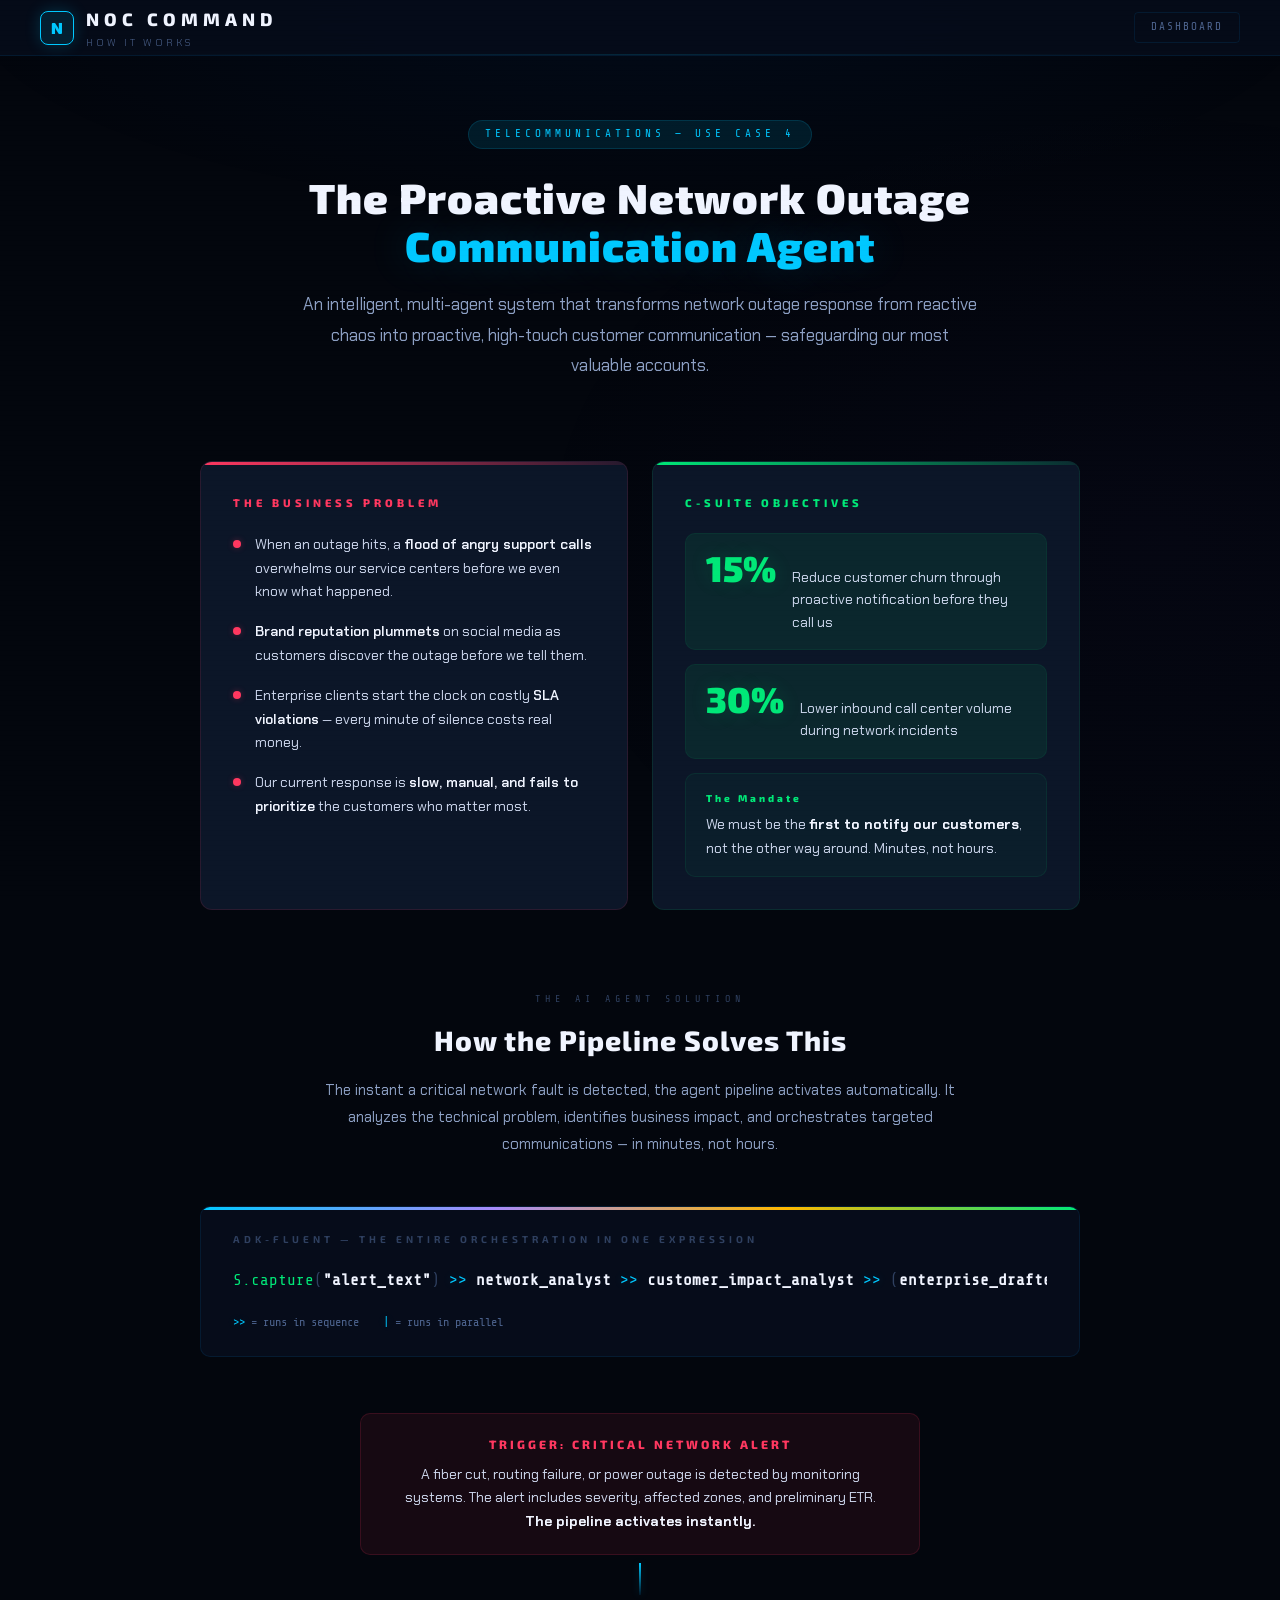
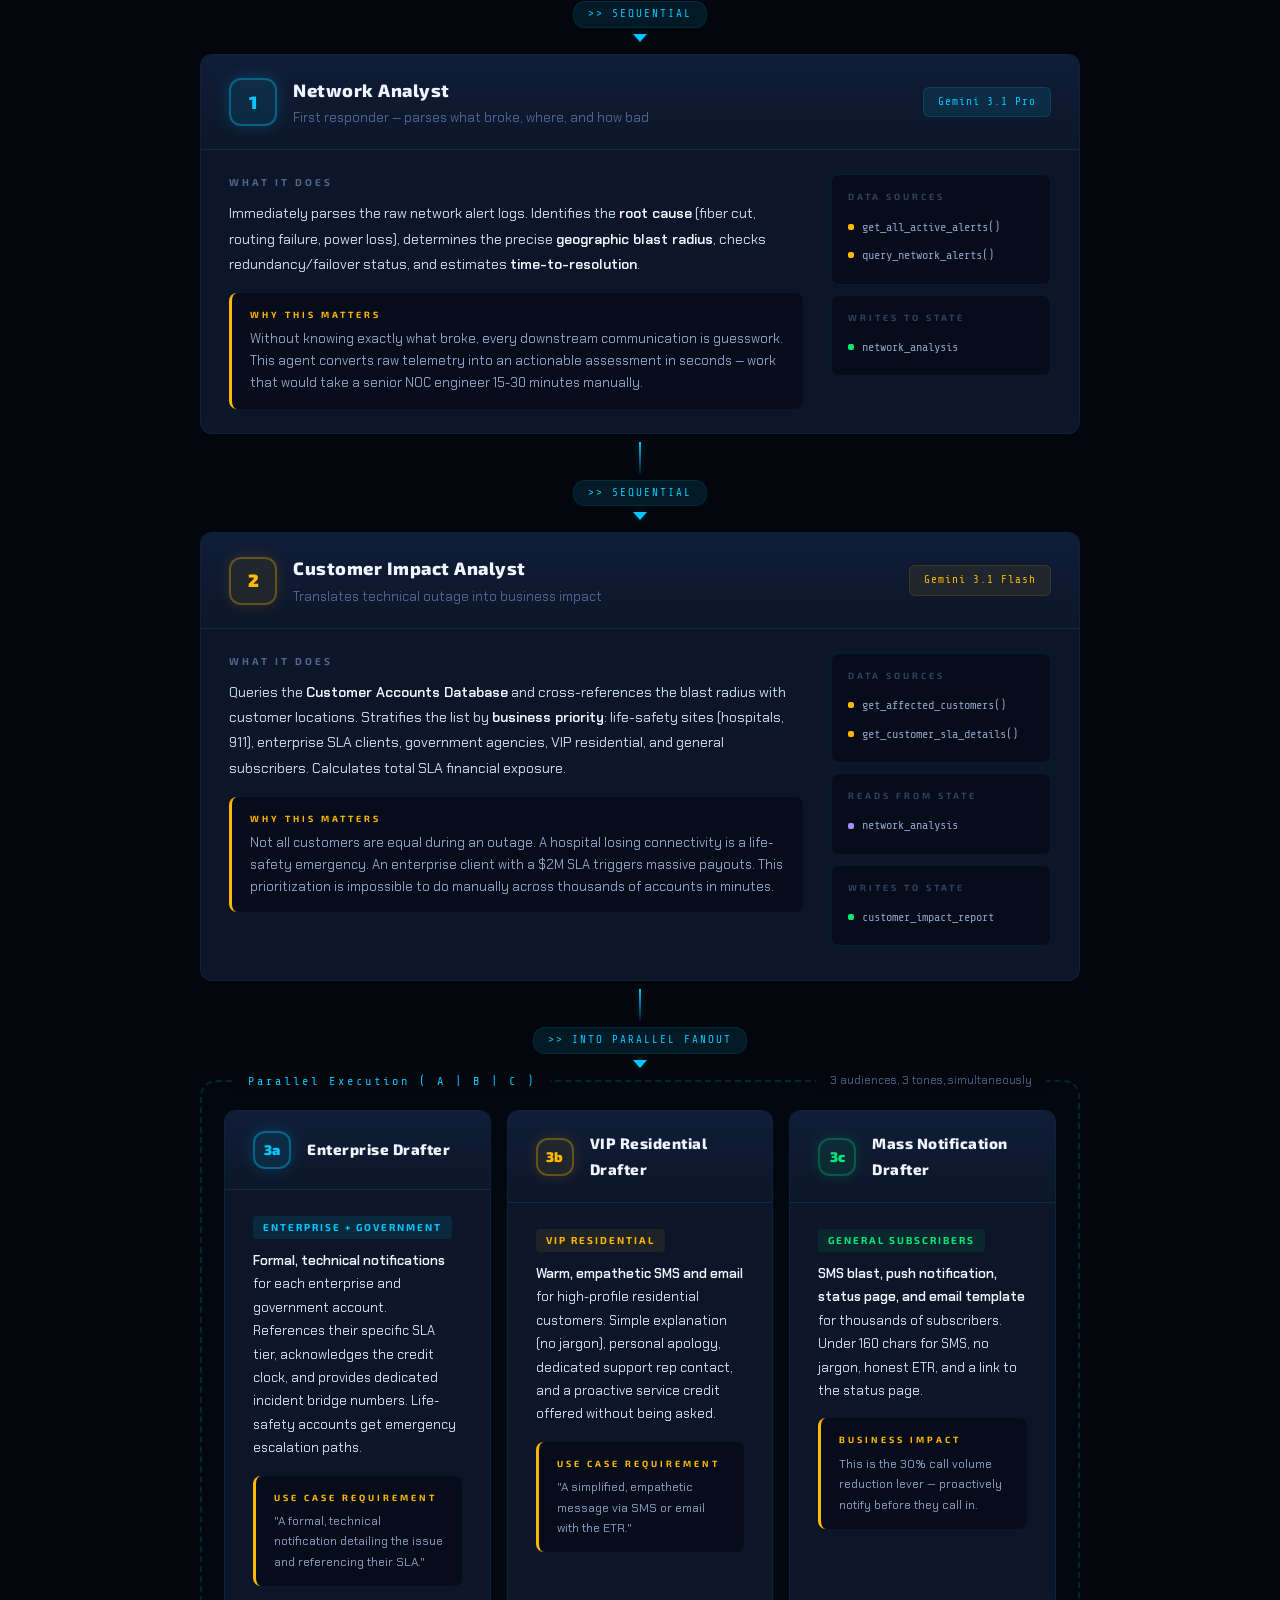
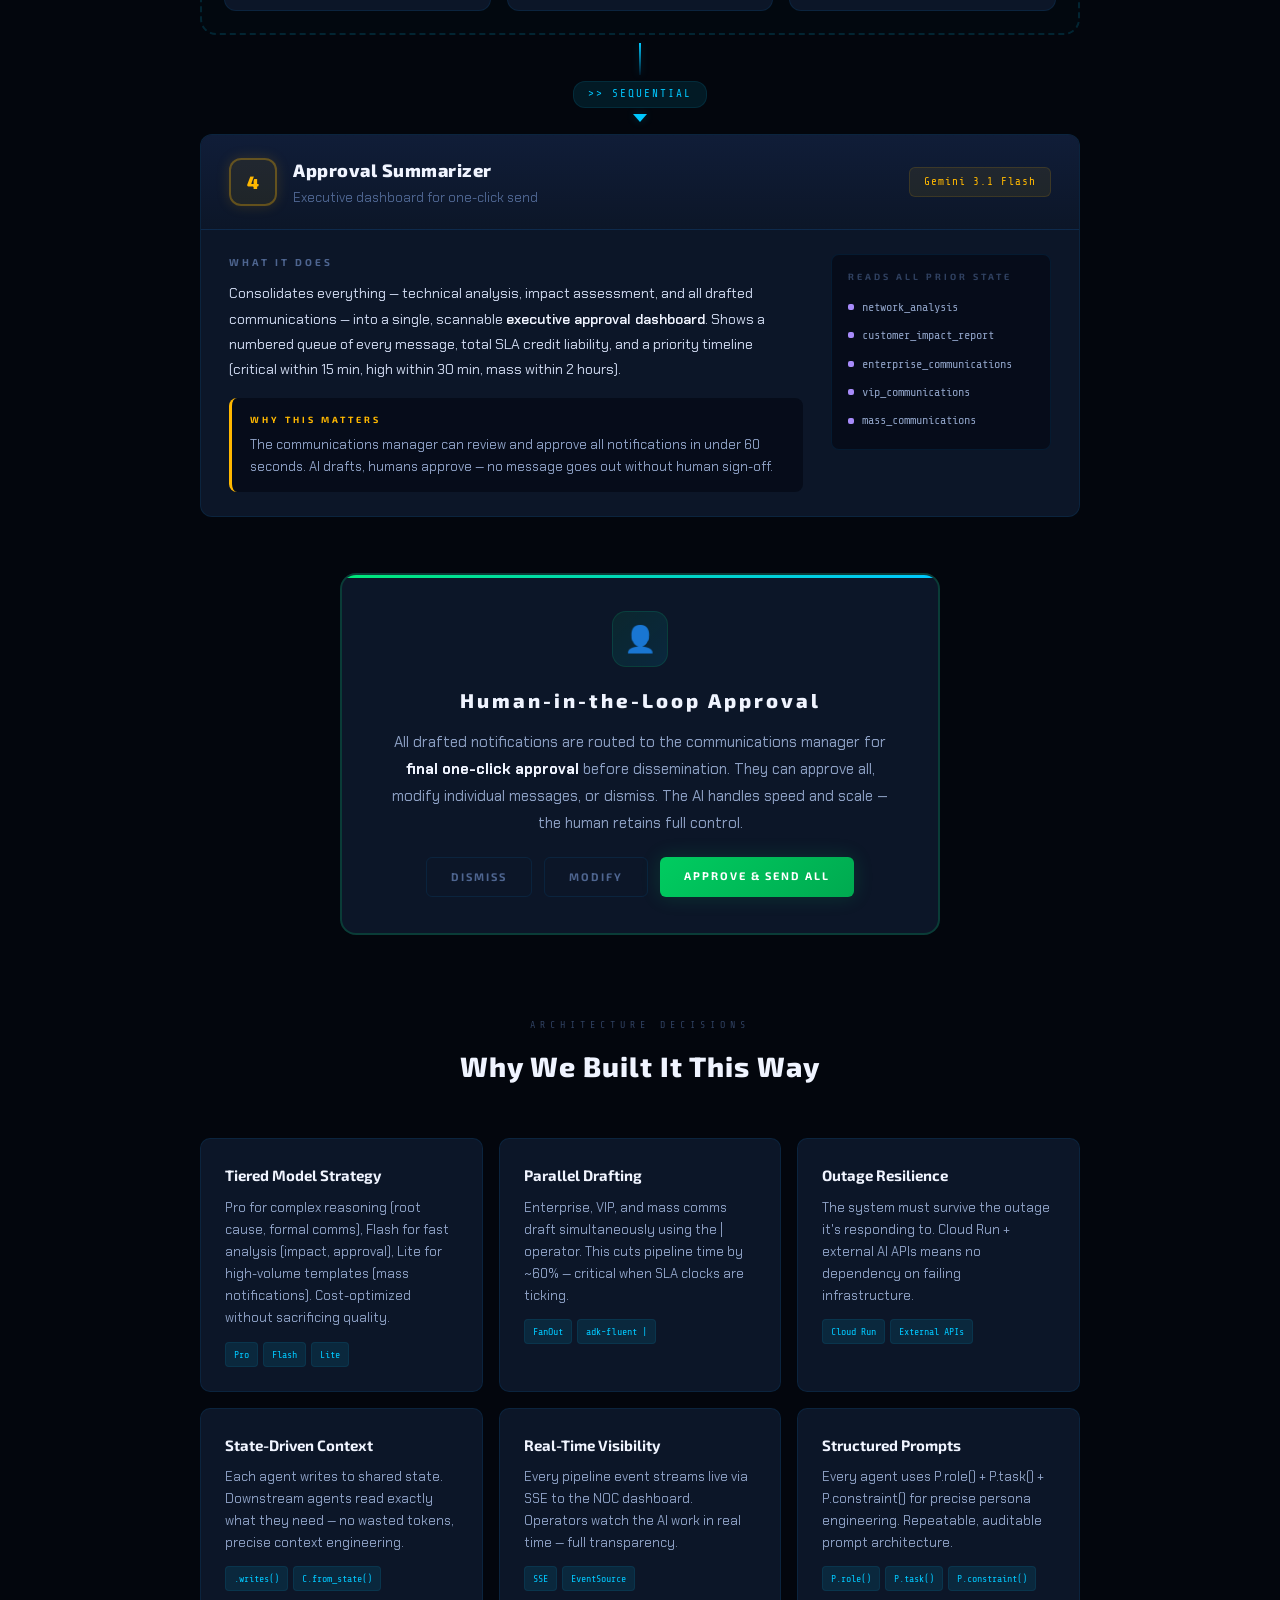
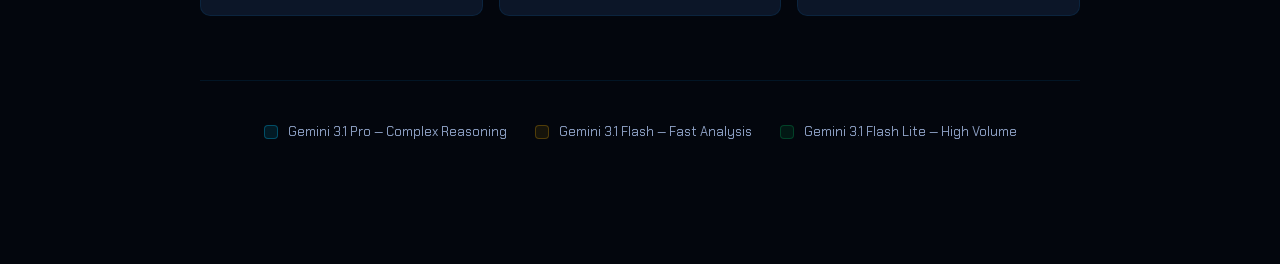
<file: static/architecture.html>
<!DOCTYPE html>
<html lang="en">
<head>
<meta charset="UTF-8">
<meta name="viewport" content="width=device-width, initial-scale=1.0">
<title>How It Works — Proactive Network Outage Communication Agent</title>
<link rel="preconnect" href="https://fonts.googleapis.com">
<link href="https://fonts.googleapis.com/css2?family=Chakra+Petch:wght@300;400;500;600;700&family=Share+Tech+Mono&family=Exo+2:wght@300;400;500;600;700;800;900&display=swap" rel="stylesheet">
<style>
:root {
  --void: #03060d;
  --abyss: #060c1a;
  --deep: #0c1628;
  --surface: #101d38;
  --raised: #152445;

  --border: rgba(0, 160, 255, 0.1);
  --border-active: rgba(0, 160, 255, 0.22);

  /* Higher contrast text scale */
  --text-bright: #f0f4ff;
  --text-high: #d0daf0;
  --text-mid: #8da0c4;
  --text-low: #4e6590;
  --text-ghost: #2f4060;

  --cyan: #00c8ff;
  --cyan-dim: rgba(0, 200, 255, 0.1);
  --cyan-glow: rgba(0, 200, 255, 0.2);
  --red: #ff3860;
  --red-dim: rgba(255, 56, 96, 0.08);
  --amber: #ffb800;
  --amber-dim: rgba(255, 184, 0, 0.08);
  --green: #00e878;
  --green-dim: rgba(0, 232, 120, 0.08);
  --green-glow: rgba(0, 232, 120, 0.15);
  --purple: #a78bfa;

  --font-display: 'Exo 2', sans-serif;
  --font-body: 'Chakra Petch', sans-serif;
  --font-mono: 'Share Tech Mono', monospace;
}

*, *::before, *::after { margin: 0; padding: 0; box-sizing: border-box; }
html { background: var(--void); color: var(--text-high); scroll-behavior: smooth; }
body { font-family: var(--font-body); font-size: 15px; line-height: 1.7; min-height: 100vh; }

/* Subtle scanlines */
body::after {
  content: ''; position: fixed; inset: 0;
  background: repeating-linear-gradient(0deg, transparent, transparent 4px, rgba(0,0,0,0.008) 4px, rgba(0,0,0,0.008) 5px);
  pointer-events: none; z-index: 10000;
}

/* Ambient light */
body::before {
  content: ''; position: fixed; inset: 0;
  background:
    radial-gradient(ellipse 90% 40% at 50% 0%, rgba(0, 80, 180, 0.07), transparent 60%),
    radial-gradient(ellipse 50% 50% at 90% 60%, rgba(100, 60, 200, 0.03), transparent);
  pointer-events: none; z-index: 0;
}

::-webkit-scrollbar { width: 6px; }
::-webkit-scrollbar-track { background: transparent; }
::-webkit-scrollbar-thumb { background: var(--border-active); border-radius: 3px; }

/* ═══ HEADER ═══ */
.top-bar {
  position: sticky; top: 0; z-index: 100;
  height: 56px;
  background: rgba(6, 12, 26, 0.95);
  backdrop-filter: blur(16px);
  border-bottom: 1px solid var(--border);
  display: flex; align-items: center;
  padding: 0 40px; gap: 16px;
}
.top-bar::after {
  content: ''; position: absolute; bottom: 0; left: 0; right: 0; height: 1px;
  background: linear-gradient(90deg, transparent 10%, var(--cyan) 50%, transparent 90%);
  opacity: 0.15;
}

.logo { display: flex; align-items: center; gap: 12px; }
.logo-mark {
  width: 34px; height: 34px;
  border: 1.5px solid var(--cyan); border-radius: 8px;
  display: grid; place-items: center;
  font-family: var(--font-display); font-weight: 900; font-size: 16px;
  color: var(--cyan); background: var(--cyan-dim);
  box-shadow: 0 0 16px var(--cyan-glow);
}
.logo-text { font-family: var(--font-display); font-weight: 800; font-size: 18px; letter-spacing: 5px; color: var(--text-bright); }
.logo-sub { font-family: var(--font-body); font-weight: 300; font-size: 10px; letter-spacing: 3px; color: var(--text-low); text-transform: uppercase; }

.back-link {
  margin-left: auto;
  font-family: var(--font-mono); font-size: 11px; letter-spacing: 2px;
  color: var(--text-low); text-decoration: none;
  padding: 5px 16px; border: 1px solid var(--border); border-radius: 4px;
  transition: all 0.2s; text-transform: uppercase;
}
.back-link:hover { border-color: var(--cyan); color: var(--cyan); }

/* ═══ PAGE ═══ */
.page {
  position: relative; z-index: 1;
  max-width: 960px;
  margin: 0 auto;
  padding: 64px 40px 120px;
}

/* ═══ HERO ═══ */
.hero { text-align: center; margin-bottom: 80px; }

.hero-badge {
  display: inline-block;
  font-family: var(--font-mono); font-size: 11px; letter-spacing: 4px;
  color: var(--cyan); text-transform: uppercase;
  padding: 4px 16px; border: 1px solid rgba(0,200,255,0.15);
  border-radius: 20px; background: var(--cyan-dim);
  margin-bottom: 24px;
}

.hero h1 {
  font-family: var(--font-display);
  font-weight: 900; font-size: 42px;
  letter-spacing: 1px; line-height: 1.15;
  color: var(--text-bright);
  margin-bottom: 20px;
}
.hero h1 em {
  font-style: normal;
  color: var(--cyan);
  text-shadow: 0 0 40px var(--cyan-glow);
}

.hero-lead {
  font-size: 17px; font-weight: 400;
  color: var(--text-mid);
  max-width: 680px; margin: 0 auto;
  line-height: 1.8;
}

/* ═══ TWO-COL CARDS ═══ */
.duo {
  display: grid; grid-template-columns: 1fr 1fr;
  gap: 24px; margin-bottom: 80px;
}

.card {
  border-radius: 12px; padding: 32px;
  position: relative; overflow: hidden;
}

.card::before {
  content: ''; position: absolute; top: 0; left: 0; right: 0; height: 3px;
}

.card.problem {
  background: var(--deep); border: 1px solid rgba(255,56,96,0.12);
}
.card.problem::before { background: linear-gradient(90deg, var(--red), rgba(255,56,96,0.1)); }

.card.goals {
  background: var(--deep); border: 1px solid rgba(0,232,120,0.1);
}
.card.goals::before { background: linear-gradient(90deg, var(--green), rgba(0,232,120,0.1)); }

.card-label {
  font-family: var(--font-display); font-weight: 800;
  font-size: 11px; letter-spacing: 4px; text-transform: uppercase;
  margin-bottom: 20px;
}
.card-label.red { color: var(--red); }
.card-label.green { color: var(--green); }

.bullet {
  display: flex; gap: 14px;
  margin-bottom: 16px; align-items: flex-start;
}
.bullet-dot {
  width: 8px; height: 8px; border-radius: 50%;
  flex-shrink: 0; margin-top: 7px;
}
.bullet-dot.red { background: var(--red); box-shadow: 0 0 6px rgba(255,56,96,0.3); }

.bullet p {
  font-size: 14px; color: var(--text-high);
  line-height: 1.7;
}
.bullet strong { color: var(--text-bright); font-weight: 600; }

.metric {
  display: flex; align-items: baseline; gap: 16px;
  padding: 16px 20px; margin-bottom: 14px;
  background: var(--green-dim); border-radius: 10px;
  border: 1px solid rgba(0,232,120,0.06);
}
.metric-num {
  font-family: var(--font-display); font-weight: 900;
  font-size: 36px; color: var(--green); line-height: 1;
  text-shadow: 0 0 20px var(--green-glow);
}
.metric-text {
  font-size: 14px; color: var(--text-high); line-height: 1.6;
}

.mandate {
  padding: 16px 20px; margin-top: 8px;
  background: rgba(0,232,120,0.04); border-radius: 10px;
  border: 1px solid rgba(0,232,120,0.08);
}
.mandate-label {
  font-family: var(--font-display); font-weight: 800;
  font-size: 10px; letter-spacing: 3px;
  color: var(--green); margin-bottom: 6px;
}
.mandate p {
  font-size: 14px; color: var(--text-high); line-height: 1.7;
}
.mandate strong { color: var(--text-bright); }

/* ═══ SECTION HEADINGS ═══ */
.sec-head {
  text-align: center; margin-bottom: 48px;
}
.sec-kicker {
  font-family: var(--font-mono); font-size: 10px; letter-spacing: 5px;
  color: var(--text-ghost); text-transform: uppercase;
  margin-bottom: 10px;
}
.sec-head h2 {
  font-family: var(--font-display); font-weight: 800;
  font-size: 28px; letter-spacing: 1px;
  color: var(--text-bright); margin-bottom: 12px;
}
.sec-head p {
  font-size: 15px; color: var(--text-mid);
  max-width: 640px; margin: 0 auto; line-height: 1.8;
}

/* ═══ CODE BLOCK ═══ */
.code-bar {
  background: var(--abyss); border: 1px solid var(--border);
  border-radius: 10px; padding: 24px 32px;
  margin-bottom: 56px; position: relative; overflow: hidden;
}
.code-bar::before {
  content: ''; position: absolute; top: 0; left: 0; right: 0; height: 3px;
  background: linear-gradient(90deg, var(--cyan), var(--purple), var(--amber), var(--green));
}

.code-label {
  font-family: var(--font-display); font-weight: 700;
  font-size: 10px; letter-spacing: 4px; text-transform: uppercase;
  color: var(--text-ghost); margin-bottom: 16px;
}

.code-line {
  font-family: var(--font-mono); font-size: 16px; line-height: 2;
  color: var(--text-high); overflow-x: auto; white-space: nowrap;
}
.c-op { color: var(--cyan); text-shadow: 0 0 10px var(--cyan-glow); }
.c-fn { color: var(--green); }
.c-name { color: var(--text-bright); font-weight: bold; }
.c-dim { color: var(--text-ghost); }

.code-legend {
  display: flex; gap: 24px; margin-top: 16px;
  font-family: var(--font-mono); font-size: 12px; color: var(--text-low);
}

/* ═══ PIPELINE STEPS ═══ */
.pipeline { margin-bottom: 56px; }

/* Connector between steps */
.conn {
  display: flex; flex-direction: column; align-items: center;
  padding: 8px 0;
}
.conn-line {
  width: 2px; height: 32px;
  background: linear-gradient(180deg, var(--cyan), var(--border));
  box-shadow: 0 0 8px var(--cyan-glow);
}
.conn-arrow {
  width: 0; height: 0;
  border-left: 7px solid transparent; border-right: 7px solid transparent;
  border-top: 8px solid var(--cyan);
  filter: drop-shadow(0 0 4px var(--cyan-glow));
  margin-bottom: 4px;
}
.conn-label {
  font-family: var(--font-mono); font-size: 11px; letter-spacing: 2px;
  color: var(--cyan); text-transform: uppercase;
  padding: 3px 14px; background: var(--cyan-dim);
  border: 1px solid rgba(0,200,255,0.1); border-radius: 12px;
  margin: 6px 0;
}

/* Trigger card */
.trigger {
  text-align: center; padding: 20px 32px;
  background: var(--red-dim); border: 1px solid rgba(255,56,96,0.15);
  border-radius: 10px; max-width: 560px; margin: 0 auto;
}
.trigger-label {
  font-family: var(--font-display); font-weight: 800;
  font-size: 12px; letter-spacing: 3px; text-transform: uppercase;
  color: var(--red); margin-bottom: 8px;
}
.trigger p {
  font-size: 14px; color: var(--text-high); line-height: 1.7;
}
.trigger strong { color: var(--text-bright); }

/* Agent step card */
.agent {
  background: var(--deep); border: 1px solid var(--border);
  border-radius: 12px; overflow: hidden;
  transition: border-color 0.3s, box-shadow 0.3s, transform 0.2s;
}
.agent:hover {
  transform: translateY(-2px);
  box-shadow: 0 8px 40px rgba(0,0,0,0.35);
}
.agent.t-pro:hover { border-color: rgba(0,200,255,0.3); }
.agent.t-flash:hover { border-color: rgba(255,184,0,0.25); }
.agent.t-lite:hover { border-color: rgba(0,232,120,0.2); }

.agent-top {
  display: flex; align-items: center; gap: 16px;
  padding: 20px 28px;
  background: linear-gradient(180deg, var(--surface), var(--deep));
  border-bottom: 1px solid var(--border);
}

.agent-badge {
  width: 48px; height: 48px; border-radius: 12px;
  display: grid; place-items: center;
  font-family: var(--font-display); font-weight: 900; font-size: 18px;
  flex-shrink: 0;
}
.agent-badge.pro {
  background: var(--cyan-dim); border: 2px solid rgba(0,200,255,0.35);
  color: var(--cyan); box-shadow: 0 0 16px var(--cyan-glow);
}
.agent-badge.flash {
  background: var(--amber-dim); border: 2px solid rgba(255,184,0,0.3);
  color: var(--amber); box-shadow: 0 0 14px rgba(255,184,0,0.15);
}
.agent-badge.lite {
  background: var(--green-dim); border: 2px solid rgba(0,232,120,0.25);
  color: var(--green); box-shadow: 0 0 14px var(--green-glow);
}

.agent-titles { flex: 1; }
.agent-name {
  font-family: var(--font-display); font-weight: 800;
  font-size: 18px; color: var(--text-bright); letter-spacing: 0.5px;
}
.agent-sub {
  font-family: var(--font-body); font-size: 13px;
  color: var(--text-low); margin-top: 2px;
}

.agent-model {
  font-family: var(--font-mono); font-size: 11px; letter-spacing: 1px;
  padding: 5px 14px; border-radius: 6px; flex-shrink: 0;
}
.agent-model.pro { background: var(--cyan-dim); color: var(--cyan); border: 1px solid rgba(0,200,255,0.15); }
.agent-model.flash { background: var(--amber-dim); color: var(--amber); border: 1px solid rgba(255,184,0,0.12); }
.agent-model.lite { background: var(--green-dim); color: var(--green); border: 1px solid rgba(0,232,120,0.1); }

.agent-content {
  padding: 24px 28px;
  display: grid; grid-template-columns: 1fr 220px; gap: 28px;
}

.what-label {
  font-family: var(--font-display); font-weight: 700;
  font-size: 10px; letter-spacing: 3px; text-transform: uppercase;
  color: var(--text-low); margin-bottom: 10px;
}

.what-text {
  font-size: 14px; color: var(--text-high); line-height: 1.8;
  margin-bottom: 16px;
}
.what-text strong { color: var(--text-bright); font-weight: 600; }

.why-box {
  padding: 14px 18px; background: var(--abyss);
  border-radius: 8px; border-left: 3px solid var(--amber);
}
.why-label {
  font-family: var(--font-display); font-weight: 700;
  font-size: 9px; letter-spacing: 3px; text-transform: uppercase;
  color: var(--amber); margin-bottom: 6px;
}
.why-text {
  font-size: 13px; color: var(--text-mid); line-height: 1.7;
}

.side-box {
  background: var(--abyss); border: 1px solid var(--border);
  border-radius: 8px; padding: 14px 16px; margin-bottom: 10px;
}
.side-label {
  font-family: var(--font-display); font-weight: 700;
  font-size: 9px; letter-spacing: 3px; text-transform: uppercase;
  color: var(--text-ghost); margin-bottom: 8px;
}
.side-item {
  display: flex; align-items: center; gap: 8px;
  font-family: var(--font-mono); font-size: 12px;
  color: var(--text-mid); padding: 4px 0;
}
.dot-tool { width: 6px; height: 6px; border-radius: 2px; background: var(--amber); flex-shrink: 0; }
.dot-read { width: 6px; height: 6px; border-radius: 2px; background: var(--purple); flex-shrink: 0; }
.dot-write { width: 6px; height: 6px; border-radius: 2px; background: var(--green); flex-shrink: 0; }

/* ═══ PARALLEL BLOCK ═══ */
.fan-out {
  border: 2px dashed rgba(0,200,255,0.15);
  border-radius: 16px; padding: 28px 22px 22px;
  position: relative; background: rgba(0,200,255,0.01);
}
.fan-tag {
  position: absolute; top: -11px; left: 32px;
  font-family: var(--font-mono); font-size: 12px; letter-spacing: 3px;
  color: var(--cyan); background: var(--void); padding: 0 14px;
}
.fan-why {
  position: absolute; top: -11px; right: 32px;
  font-family: var(--font-body); font-size: 11px;
  color: var(--text-low); background: var(--void); padding: 0 14px;
}

.fan-grid {
  display: grid; grid-template-columns: repeat(3, 1fr); gap: 16px;
}
.fan-grid .agent-content {
  grid-template-columns: 1fr; gap: 16px;
}

.comm-type {
  display: inline-block;
  font-family: var(--font-display); font-weight: 700;
  font-size: 10px; letter-spacing: 2px; text-transform: uppercase;
  padding: 3px 10px; border-radius: 4px; margin-bottom: 10px;
}
.comm-type.enterprise { background: var(--cyan-dim); color: var(--cyan); }
.comm-type.vip { background: var(--amber-dim); color: var(--amber); }
.comm-type.mass { background: var(--green-dim); color: var(--green); }

/* ═══ HUMAN BLOCK ═══ */
.human {
  text-align: center; margin: 56px 0 72px; padding: 0 40px;
}
.human-card {
  display: inline-block; max-width: 600px;
  background: var(--deep); border: 2px solid rgba(0,232,120,0.18);
  border-radius: 16px; padding: 36px 48px;
  position: relative; overflow: hidden;
}
.human-card::before {
  content: ''; position: absolute; top: 0; left: 0; right: 0; height: 3px;
  background: linear-gradient(90deg, var(--green), var(--cyan));
}

.human-icon {
  width: 56px; height: 56px; border-radius: 14px;
  background: linear-gradient(135deg, var(--green-dim), var(--cyan-dim));
  border: 1px solid rgba(0,232,120,0.12);
  display: grid; place-items: center; font-size: 26px;
  margin: 0 auto 16px;
}

.human h3 {
  font-family: var(--font-display); font-weight: 800;
  font-size: 20px; letter-spacing: 3px;
  color: var(--text-bright); margin-bottom: 12px;
}

.human p {
  font-size: 15px; color: var(--text-mid); line-height: 1.8;
  margin-bottom: 20px;
}
.human strong { color: var(--text-bright); }

.mock-btns { display: flex; justify-content: center; gap: 12px; }
.mbtn {
  font-family: var(--font-display); font-weight: 700;
  font-size: 11px; letter-spacing: 2px; text-transform: uppercase;
  padding: 10px 24px; border-radius: 6px; border: none; cursor: default;
}
.mbtn.ghost { background: transparent; color: var(--text-low); border: 1px solid var(--border); }
.mbtn.go {
  background: linear-gradient(135deg, #00cc60, #00aa50);
  color: white; box-shadow: 0 0 20px var(--green-glow);
}

/* ═══ DECISIONS GRID ═══ */
.decisions {
  display: grid; grid-template-columns: repeat(3, 1fr);
  gap: 16px; margin-bottom: 64px;
}

.dec-card {
  background: var(--deep); border: 1px solid var(--border);
  border-radius: 10px; padding: 24px;
  transition: border-color 0.3s;
}
.dec-card:hover { border-color: var(--border-active); }

.dec-title {
  font-family: var(--font-display); font-weight: 700;
  font-size: 15px; color: var(--text-bright); margin-bottom: 8px;
}
.dec-text {
  font-size: 13px; color: var(--text-mid); line-height: 1.7;
}

.dec-tags { margin-top: 12px; display: flex; flex-wrap: wrap; gap: 5px; }
.dec-tag {
  font-family: var(--font-mono); font-size: 10px;
  padding: 3px 8px; border-radius: 4px;
  background: var(--cyan-dim); color: var(--cyan);
  border: 1px solid rgba(0,200,255,0.08);
}

/* ═══ LEGEND ═══ */
.legend {
  display: flex; gap: 28px; justify-content: center; flex-wrap: wrap;
  padding-top: 40px; border-top: 1px solid var(--border);
}
.leg {
  display: flex; align-items: center; gap: 10px;
  font-family: var(--font-body); font-size: 13px; color: var(--text-mid);
}
.leg-dot {
  width: 14px; height: 14px; border-radius: 4px;
}
.leg-dot.pro { background: var(--cyan-dim); border: 1px solid rgba(0,200,255,0.3); }
.leg-dot.flash { background: var(--amber-dim); border: 1px solid rgba(255,184,0,0.25); }
.leg-dot.lite { background: var(--green-dim); border: 1px solid rgba(0,232,120,0.2); }

/* ═══ SCROLL REVEAL ═══ */
.reveal {
  opacity: 0; transform: translateY(28px);
  transition: opacity 0.65s cubic-bezier(0.2, 0, 0.2, 1), transform 0.65s cubic-bezier(0.2, 0, 0.2, 1);
}
.reveal.vis { opacity: 1; transform: translateY(0); }

/* ═══ RESPONSIVE ═══ */
@media (max-width: 900px) {
  .page { padding: 40px 20px 80px; }
  .hero h1 { font-size: 28px; }
  .duo { grid-template-columns: 1fr; }
  .fan-grid { grid-template-columns: 1fr; }
  .decisions { grid-template-columns: 1fr; }
  .agent-content { grid-template-columns: 1fr; }
  .agent-top { flex-wrap: wrap; }
}
</style>
</head>
<body>

<!-- HEADER -->
<div class="top-bar">
  <div class="logo">
    <div class="logo-mark">N</div>
    <div>
      <div class="logo-text">NOC COMMAND</div>
      <div class="logo-sub">How It Works</div>
    </div>
  </div>
  <a href="/" class="back-link">Dashboard</a>
</div>

<div class="page">

  <!-- ═══ HERO ═══ -->
  <div class="hero reveal">
    <div class="hero-badge">Telecommunications &mdash; Use Case 4</div>
    <h1>The Proactive Network Outage<br><em>Communication Agent</em></h1>
    <p class="hero-lead">
      An intelligent, multi-agent system that transforms network outage response
      from reactive chaos into proactive, high-touch customer communication &mdash;
      safeguarding our most valuable accounts.
    </p>
  </div>

  <!-- ═══ PROBLEM vs GOALS ═══ -->
  <div class="duo reveal">
    <div class="card problem">
      <div class="card-label red">The Business Problem</div>

      <div class="bullet">
        <div class="bullet-dot red"></div>
        <p>When an outage hits, a <strong>flood of angry support calls</strong> overwhelms our service centers before we even know what happened.</p>
      </div>
      <div class="bullet">
        <div class="bullet-dot red"></div>
        <p><strong>Brand reputation plummets</strong> on social media as customers discover the outage before we tell them.</p>
      </div>
      <div class="bullet">
        <div class="bullet-dot red"></div>
        <p>Enterprise clients start the clock on costly <strong>SLA violations</strong> &mdash; every minute of silence costs real money.</p>
      </div>
      <div class="bullet">
        <div class="bullet-dot red"></div>
        <p>Our current response is <strong>slow, manual, and fails to prioritize</strong> the customers who matter most.</p>
      </div>
    </div>

    <div class="card goals">
      <div class="card-label green">C-Suite Objectives</div>

      <div class="metric">
        <div class="metric-num">15%</div>
        <div class="metric-text">Reduce customer churn through proactive notification before they call us</div>
      </div>
      <div class="metric">
        <div class="metric-num">30%</div>
        <div class="metric-text">Lower inbound call center volume during network incidents</div>
      </div>
      <div class="mandate">
        <div class="mandate-label">The Mandate</div>
        <p>We must be the <strong>first to notify our customers</strong>, not the other way around. Minutes, not hours.</p>
      </div>
    </div>
  </div>

  <!-- ═══ SOLUTION INTRO ═══ -->
  <div class="sec-head reveal">
    <div class="sec-kicker">The AI Agent Solution</div>
    <h2>How the Pipeline Solves This</h2>
    <p>The instant a critical network fault is detected, the agent pipeline activates automatically.
      It analyzes the technical problem, identifies business impact, and orchestrates
      targeted communications &mdash; in minutes, not hours.</p>
  </div>

  <!-- ═══ PIPELINE CODE ═══ -->
  <div class="code-bar reveal">
    <div class="code-label">adk-fluent &mdash; The Entire Orchestration in One Expression</div>
    <div class="code-line">
      <span class="c-fn">S.capture</span><span class="c-dim">(</span><span class="c-name">"alert_text"</span><span class="c-dim">)</span>
      <span class="c-op"> >> </span><span class="c-name">network_analyst</span>
      <span class="c-op"> >> </span><span class="c-name">customer_impact_analyst</span>
      <span class="c-op"> >> </span><span class="c-dim">(</span><span class="c-name">enterprise_drafter</span>
      <span class="c-op"> | </span><span class="c-name">vip_drafter</span>
      <span class="c-op"> | </span><span class="c-name">mass_drafter</span><span class="c-dim">)</span>
      <span class="c-op"> >> </span><span class="c-name">approval_summarizer</span>
    </div>
    <div class="code-legend">
      <span><span class="c-op">>></span> = runs in sequence</span>
      <span><span class="c-op">|</span> = runs in parallel</span>
    </div>
  </div>

  <!-- ═══ PIPELINE STEPS ═══ -->
  <div class="pipeline">

    <!-- TRIGGER -->
    <div class="trigger reveal">
      <div class="trigger-label">Trigger: Critical Network Alert</div>
      <p>A fiber cut, routing failure, or power outage is detected by monitoring systems.
        The alert includes severity, affected zones, and preliminary ETR.
        <strong>The pipeline activates instantly.</strong></p>
    </div>

    <div class="conn"><div class="conn-line"></div><div class="conn-label">>> sequential</div><div class="conn-arrow"></div></div>

    <!-- STEP 1 -->
    <div class="agent t-pro reveal">
      <div class="agent-top">
        <div class="agent-badge pro">1</div>
        <div class="agent-titles">
          <div class="agent-name">Network Analyst</div>
          <div class="agent-sub">First responder &mdash; parses what broke, where, and how bad</div>
        </div>
        <div class="agent-model pro">Gemini 3.1 Pro</div>
      </div>
      <div class="agent-content">
        <div>
          <div class="what-label">What it does</div>
          <div class="what-text">
            Immediately parses the raw network alert logs. Identifies the
            <strong>root cause</strong> (fiber cut, routing failure, power loss),
            determines the precise <strong>geographic blast radius</strong>,
            checks redundancy/failover status, and estimates
            <strong>time-to-resolution</strong>.
          </div>
          <div class="why-box">
            <div class="why-label">Why this matters</div>
            <div class="why-text">
              Without knowing exactly what broke, every downstream communication is guesswork.
              This agent converts raw telemetry into an actionable assessment in seconds &mdash;
              work that would take a senior NOC engineer 15-30 minutes manually.
            </div>
          </div>
        </div>
        <div>
          <div class="side-box">
            <div class="side-label">Data Sources</div>
            <div class="side-item"><span class="dot-tool"></span>get_all_active_alerts()</div>
            <div class="side-item"><span class="dot-tool"></span>query_network_alerts()</div>
          </div>
          <div class="side-box">
            <div class="side-label">Writes to State</div>
            <div class="side-item"><span class="dot-write"></span>network_analysis</div>
          </div>
        </div>
      </div>
    </div>

    <div class="conn"><div class="conn-line"></div><div class="conn-label">>> sequential</div><div class="conn-arrow"></div></div>

    <!-- STEP 2 -->
    <div class="agent t-flash reveal">
      <div class="agent-top">
        <div class="agent-badge flash">2</div>
        <div class="agent-titles">
          <div class="agent-name">Customer Impact Analyst</div>
          <div class="agent-sub">Translates technical outage into business impact</div>
        </div>
        <div class="agent-model flash">Gemini 3.1 Flash</div>
      </div>
      <div class="agent-content">
        <div>
          <div class="what-label">What it does</div>
          <div class="what-text">
            Queries the <strong>Customer Accounts Database</strong> and cross-references
            the blast radius with customer locations. Stratifies the list by
            <strong>business priority</strong>: life-safety sites (hospitals, 911),
            enterprise SLA clients, government agencies, VIP residential, and general subscribers.
            Calculates total SLA financial exposure.
          </div>
          <div class="why-box">
            <div class="why-label">Why this matters</div>
            <div class="why-text">
              Not all customers are equal during an outage. A hospital losing connectivity is a
              life-safety emergency. An enterprise client with a $2M SLA triggers massive payouts.
              This prioritization is impossible to do manually across thousands of accounts in minutes.
            </div>
          </div>
        </div>
        <div>
          <div class="side-box">
            <div class="side-label">Data Sources</div>
            <div class="side-item"><span class="dot-tool"></span>get_affected_customers()</div>
            <div class="side-item"><span class="dot-tool"></span>get_customer_sla_details()</div>
          </div>
          <div class="side-box">
            <div class="side-label">Reads from State</div>
            <div class="side-item"><span class="dot-read"></span>network_analysis</div>
          </div>
          <div class="side-box">
            <div class="side-label">Writes to State</div>
            <div class="side-item"><span class="dot-write"></span>customer_impact_report</div>
          </div>
        </div>
      </div>
    </div>

    <div class="conn"><div class="conn-line"></div><div class="conn-label">>> into parallel fanout</div><div class="conn-arrow"></div></div>

    <!-- STEP 3: PARALLEL DRAFTERS -->
    <div class="fan-out reveal">
      <div class="fan-tag">Parallel Execution ( A | B | C )</div>
      <div class="fan-why">3 audiences, 3 tones, simultaneously</div>

      <div class="fan-grid">

        <!-- 3a -->
        <div class="agent t-pro">
          <div class="agent-top">
            <div class="agent-badge pro" style="width:38px;height:38px;font-size:14px;">3a</div>
            <div class="agent-titles">
              <div class="agent-name" style="font-size:15px;">Enterprise Drafter</div>
            </div>
          </div>
          <div class="agent-content">
            <div>
              <div class="comm-type enterprise">Enterprise + Government</div>
              <div class="what-text" style="font-size:13px;">
                <strong>Formal, technical notifications</strong> for each enterprise and government account.
                References their specific SLA tier, acknowledges the credit clock, and provides
                dedicated incident bridge numbers. Life-safety accounts get emergency escalation paths.
              </div>
              <div class="why-box">
                <div class="why-label">Use Case Requirement</div>
                <div class="why-text" style="font-size:12px;">"A formal, technical notification detailing the issue and referencing their SLA."</div>
              </div>
            </div>
          </div>
        </div>

        <!-- 3b -->
        <div class="agent t-flash">
          <div class="agent-top">
            <div class="agent-badge flash" style="width:38px;height:38px;font-size:14px;">3b</div>
            <div class="agent-titles">
              <div class="agent-name" style="font-size:15px;">VIP Residential Drafter</div>
            </div>
          </div>
          <div class="agent-content">
            <div>
              <div class="comm-type vip">VIP Residential</div>
              <div class="what-text" style="font-size:13px;">
                <strong>Warm, empathetic SMS and email</strong> for high-profile residential customers.
                Simple explanation (no jargon), personal apology, dedicated support rep contact,
                and a proactive service credit offered without being asked.
              </div>
              <div class="why-box">
                <div class="why-label">Use Case Requirement</div>
                <div class="why-text" style="font-size:12px;">"A simplified, empathetic message via SMS or email with the ETR."</div>
              </div>
            </div>
          </div>
        </div>

        <!-- 3c -->
        <div class="agent t-lite">
          <div class="agent-top">
            <div class="agent-badge lite" style="width:38px;height:38px;font-size:14px;">3c</div>
            <div class="agent-titles">
              <div class="agent-name" style="font-size:15px;">Mass Notification Drafter</div>
            </div>
          </div>
          <div class="agent-content">
            <div>
              <div class="comm-type mass">General Subscribers</div>
              <div class="what-text" style="font-size:13px;">
                <strong>SMS blast, push notification, status page, and email template</strong>
                for thousands of subscribers. Under 160 chars for SMS, no jargon,
                honest ETR, and a link to the status page.
              </div>
              <div class="why-box">
                <div class="why-label">Business Impact</div>
                <div class="why-text" style="font-size:12px;">This is the 30% call volume reduction lever &mdash; proactively notify before they call in.</div>
              </div>
            </div>
          </div>
        </div>

      </div>
    </div>

    <div class="conn"><div class="conn-line"></div><div class="conn-label">>> sequential</div><div class="conn-arrow"></div></div>

    <!-- STEP 4 -->
    <div class="agent t-flash reveal">
      <div class="agent-top">
        <div class="agent-badge flash">4</div>
        <div class="agent-titles">
          <div class="agent-name">Approval Summarizer</div>
          <div class="agent-sub">Executive dashboard for one-click send</div>
        </div>
        <div class="agent-model flash">Gemini 3.1 Flash</div>
      </div>
      <div class="agent-content">
        <div>
          <div class="what-label">What it does</div>
          <div class="what-text">
            Consolidates everything &mdash; technical analysis, impact assessment, and all drafted
            communications &mdash; into a single, scannable <strong>executive approval dashboard</strong>.
            Shows a numbered queue of every message, total SLA credit liability,
            and a priority timeline (critical within 15 min, high within 30 min, mass within 2 hours).
          </div>
          <div class="why-box">
            <div class="why-label">Why this matters</div>
            <div class="why-text">
              The communications manager can review and approve all notifications in under 60 seconds.
              AI drafts, humans approve &mdash; no message goes out without human sign-off.
            </div>
          </div>
        </div>
        <div>
          <div class="side-box">
            <div class="side-label">Reads All Prior State</div>
            <div class="side-item"><span class="dot-read"></span>network_analysis</div>
            <div class="side-item"><span class="dot-read"></span>customer_impact_report</div>
            <div class="side-item"><span class="dot-read"></span>enterprise_communications</div>
            <div class="side-item"><span class="dot-read"></span>vip_communications</div>
            <div class="side-item"><span class="dot-read"></span>mass_communications</div>
          </div>
        </div>
      </div>
    </div>

  </div>

  <!-- ═══ HUMAN-IN-THE-LOOP ═══ -->
  <div class="human reveal">
    <div class="human-card">
      <div class="human-icon">&#x1F464;</div>
      <h3>Human-in-the-Loop Approval</h3>
      <p>All drafted notifications are routed to the communications manager for
        <strong>final one-click approval</strong> before dissemination.
        They can approve all, modify individual messages, or dismiss.
        The AI handles speed and scale &mdash; the human retains full control.</p>
      <div class="mock-btns">
        <div class="mbtn ghost">DISMISS</div>
        <div class="mbtn ghost">MODIFY</div>
        <div class="mbtn go">APPROVE &amp; SEND ALL</div>
      </div>
    </div>
  </div>

  <!-- ═══ ARCHITECTURE DECISIONS ═══ -->
  <div class="sec-head reveal">
    <div class="sec-kicker">Architecture Decisions</div>
    <h2>Why We Built It This Way</h2>
  </div>

  <div class="decisions reveal">
    <div class="dec-card">
      <div class="dec-title">Tiered Model Strategy</div>
      <div class="dec-text">
        Pro for complex reasoning (root cause, formal comms),
        Flash for fast analysis (impact, approval),
        Lite for high-volume templates (mass notifications).
        Cost-optimized without sacrificing quality.
      </div>
      <div class="dec-tags"><span class="dec-tag">Pro</span><span class="dec-tag">Flash</span><span class="dec-tag">Lite</span></div>
    </div>
    <div class="dec-card">
      <div class="dec-title">Parallel Drafting</div>
      <div class="dec-text">
        Enterprise, VIP, and mass comms draft simultaneously using the | operator.
        This cuts pipeline time by ~60% &mdash; critical when SLA clocks are ticking.
      </div>
      <div class="dec-tags"><span class="dec-tag">FanOut</span><span class="dec-tag">adk-fluent |</span></div>
    </div>
    <div class="dec-card">
      <div class="dec-title">Outage Resilience</div>
      <div class="dec-text">
        The system must survive the outage it's responding to. Cloud Run + external AI APIs
        means no dependency on failing infrastructure.
      </div>
      <div class="dec-tags"><span class="dec-tag">Cloud Run</span><span class="dec-tag">External APIs</span></div>
    </div>
    <div class="dec-card">
      <div class="dec-title">State-Driven Context</div>
      <div class="dec-text">
        Each agent writes to shared state. Downstream agents read exactly what they need &mdash;
        no wasted tokens, precise context engineering.
      </div>
      <div class="dec-tags"><span class="dec-tag">.writes()</span><span class="dec-tag">C.from_state()</span></div>
    </div>
    <div class="dec-card">
      <div class="dec-title">Real-Time Visibility</div>
      <div class="dec-text">
        Every pipeline event streams live via SSE to the NOC dashboard.
        Operators watch the AI work in real time &mdash; full transparency.
      </div>
      <div class="dec-tags"><span class="dec-tag">SSE</span><span class="dec-tag">EventSource</span></div>
    </div>
    <div class="dec-card">
      <div class="dec-title">Structured Prompts</div>
      <div class="dec-text">
        Every agent uses P.role() + P.task() + P.constraint() for precise persona engineering.
        Repeatable, auditable prompt architecture.
      </div>
      <div class="dec-tags"><span class="dec-tag">P.role()</span><span class="dec-tag">P.task()</span><span class="dec-tag">P.constraint()</span></div>
    </div>
  </div>

  <!-- ═══ LEGEND ═══ -->
  <div class="legend reveal">
    <div class="leg"><div class="leg-dot pro"></div>Gemini 3.1 Pro &mdash; Complex Reasoning</div>
    <div class="leg"><div class="leg-dot flash"></div>Gemini 3.1 Flash &mdash; Fast Analysis</div>
    <div class="leg"><div class="leg-dot lite"></div>Gemini 3.1 Flash Lite &mdash; High Volume</div>
  </div>

</div>

<script>
const obs = new IntersectionObserver((entries) => {
  entries.forEach(e => { if (e.isIntersecting) e.target.classList.add('vis'); });
}, { threshold: 0.08, rootMargin: '0px 0px -60px 0px' });
document.querySelectorAll('.reveal').forEach(el => obs.observe(el));
</script>

</body>
</html>
</file>
